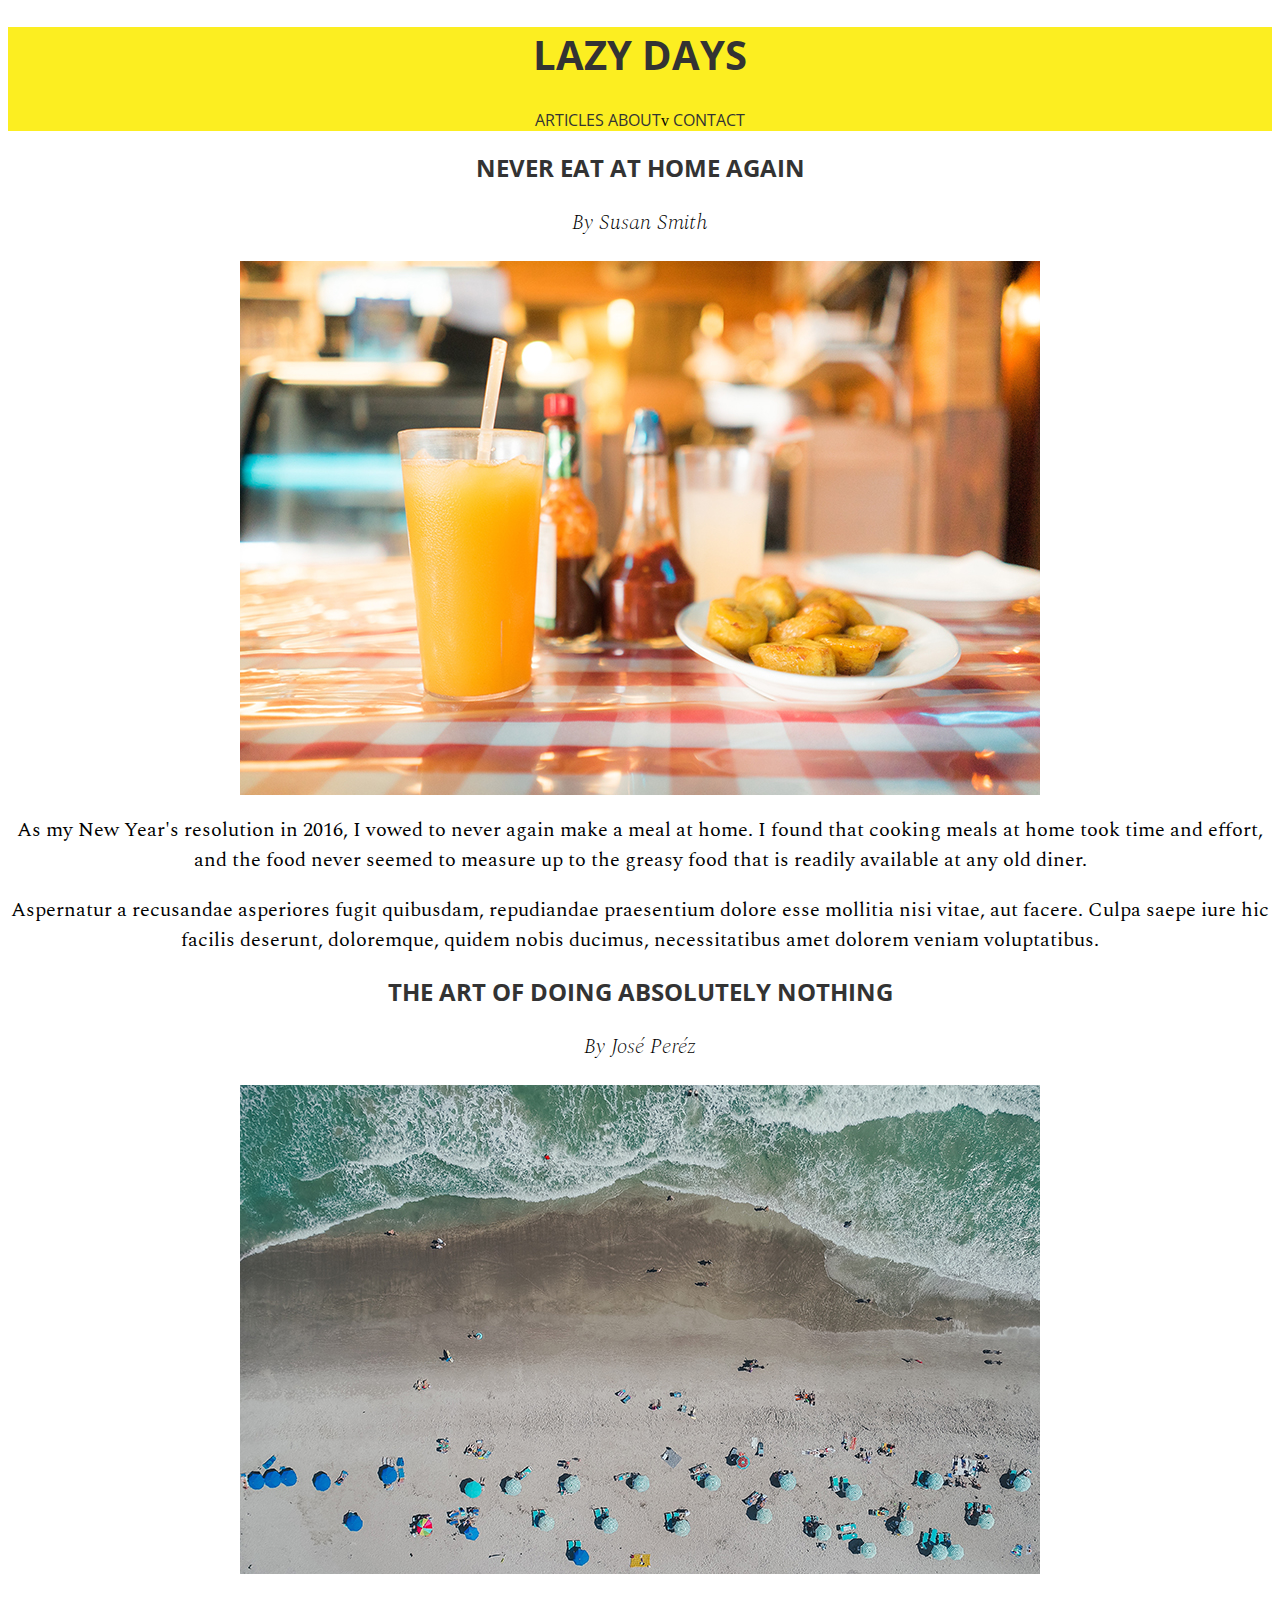
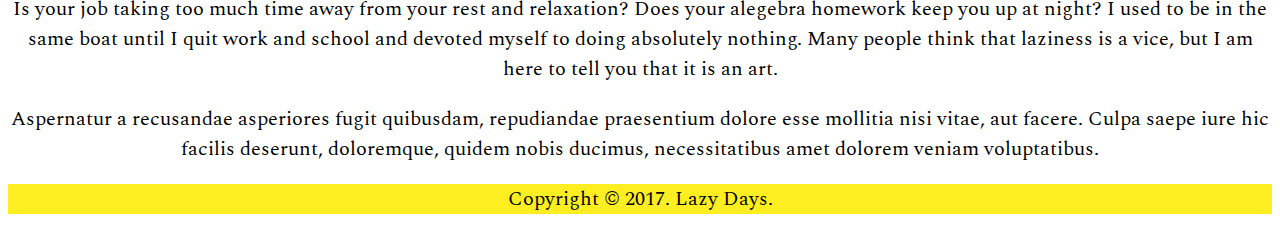
<file: lazy_days/index.html>
<!DOCTYPE html>
<html lang="en">
<head>
  <meta charset="UTF-8">
  <meta name="viewport" content="width=device-width, initial-scale=1.0">
  <meta http-equiv="X-UA-Compatible" content="ie=edge">
  <link rel="stylesheet"href="css/style.css">
  <title>Lazy Days</title>
</head>
<body>

<header>
  <h1>Lazy Days</h1>
  <nav>
    <a href="#">Articles</a>
    <a href="#">About</a>v
    <a href="#">Contact</a>
  </nav>
</header>

	<h2>Never Eat At Home Again</h2>
	<h3>By Susan Smith</h3>


  <img src="images/diner.jpg" alt="picture of a diner">

	<p>As my New Year's resolution in 2016, I vowed to never again make a meal at home. I found that cooking meals at home took time and effort, and the food never seemed to measure up to the greasy food that is readily available at any old diner.</p>
	<p>Aspernatur a recusandae asperiores fugit quibusdam, repudiandae praesentium dolore esse mollitia nisi vitae, aut facere. Culpa saepe iure hic facilis deserunt, doloremque, quidem nobis ducimus, necessitatibus amet dolorem veniam voluptatibus.</p>

	<h2>The Art of Doing Absolutely Nothing</h2>
	<h3>By José Peréz</h3>
  <img src="images/beach.jpg" alt="picture of beach">
	<!-- Add image. The image is beach.jpg in the images folder. -->
	<p>Is your job taking too much time away from your rest and relaxation? Does your alegebra homework keep you up at night? I used to be in the same boat until I quit work and school and devoted myself to doing absolutely nothing. Many people think that laziness is a vice, but I am here to tell you that it is an art.</p>
	<p>Aspernatur a recusandae asperiores fugit quibusdam, repudiandae praesentium dolore esse mollitia nisi vitae, aut facere. Culpa saepe iure hic facilis deserunt, doloremque, quidem nobis ducimus, necessitatibus amet dolorem veniam voluptatibus.</p>

<footer>
  <p>Copyright &copy; 2017. Lazy Days.</p>
</footer>



</body>
</html>
</file>
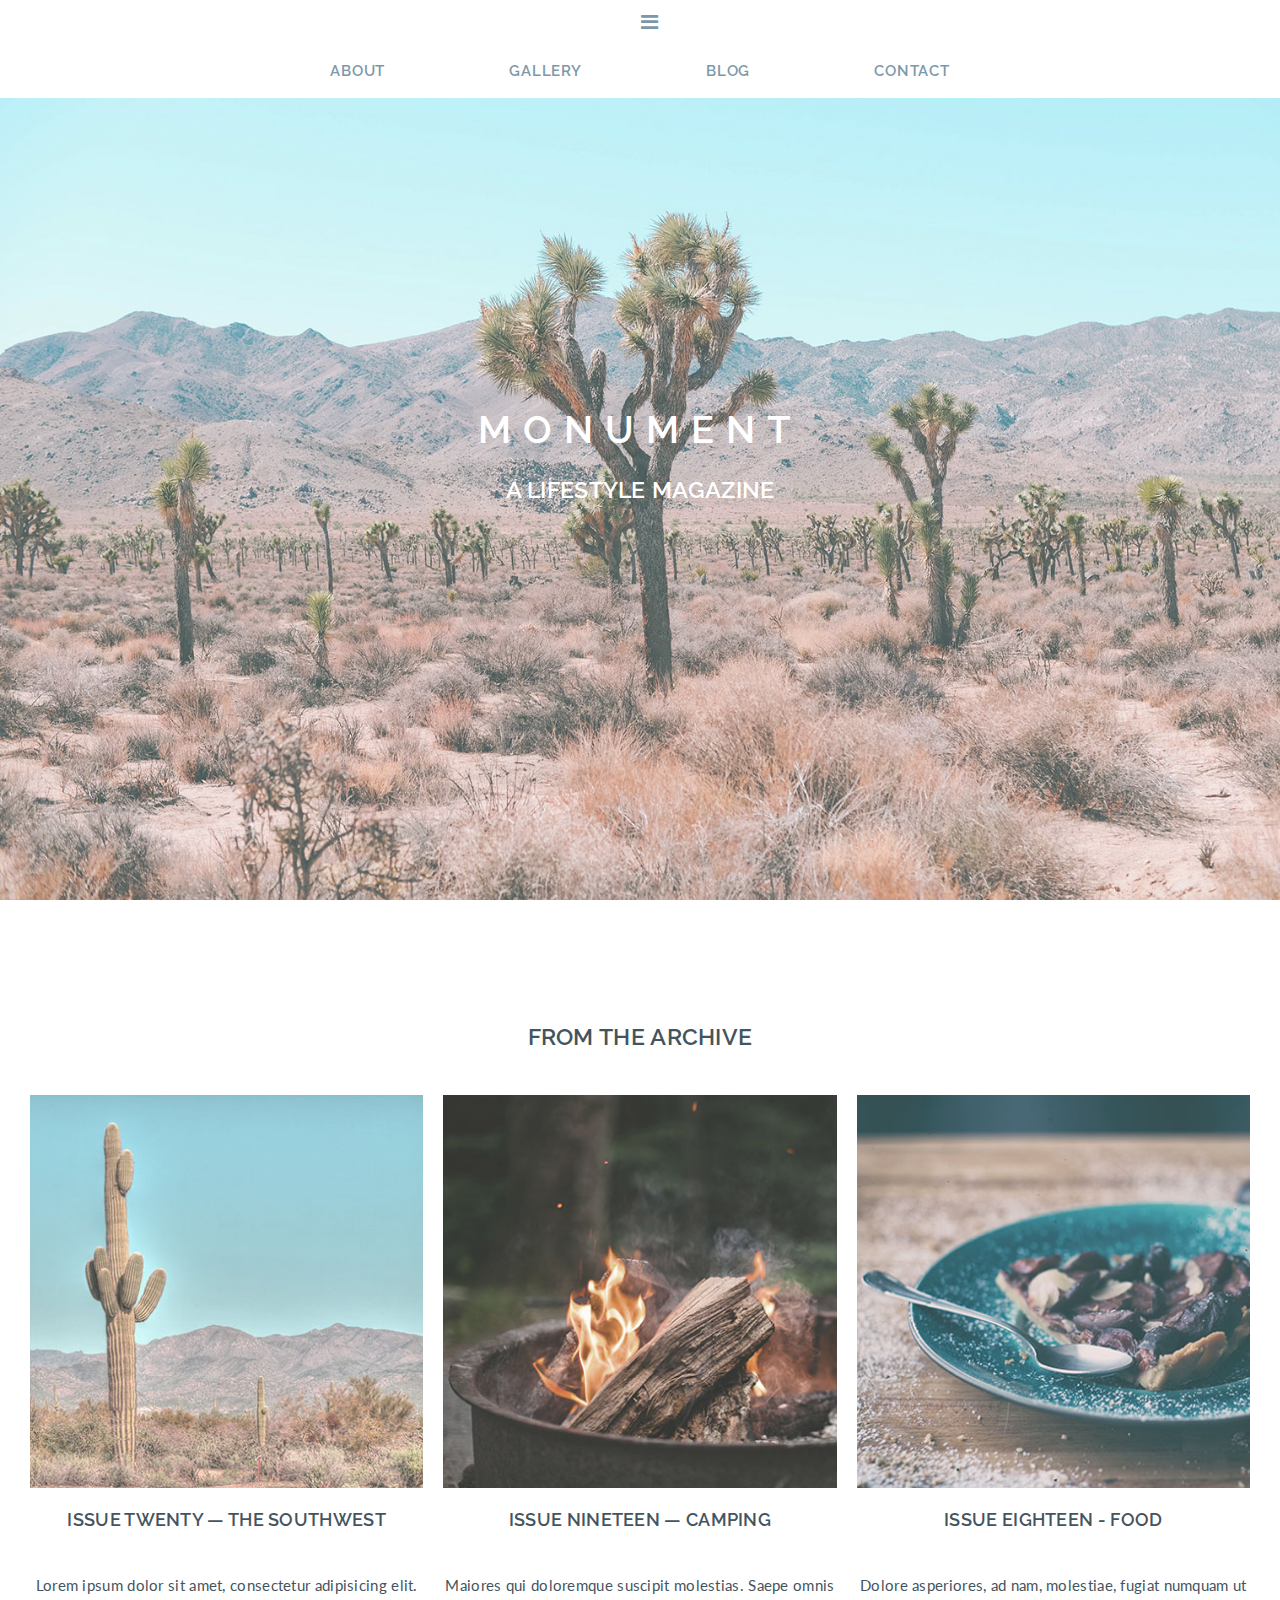
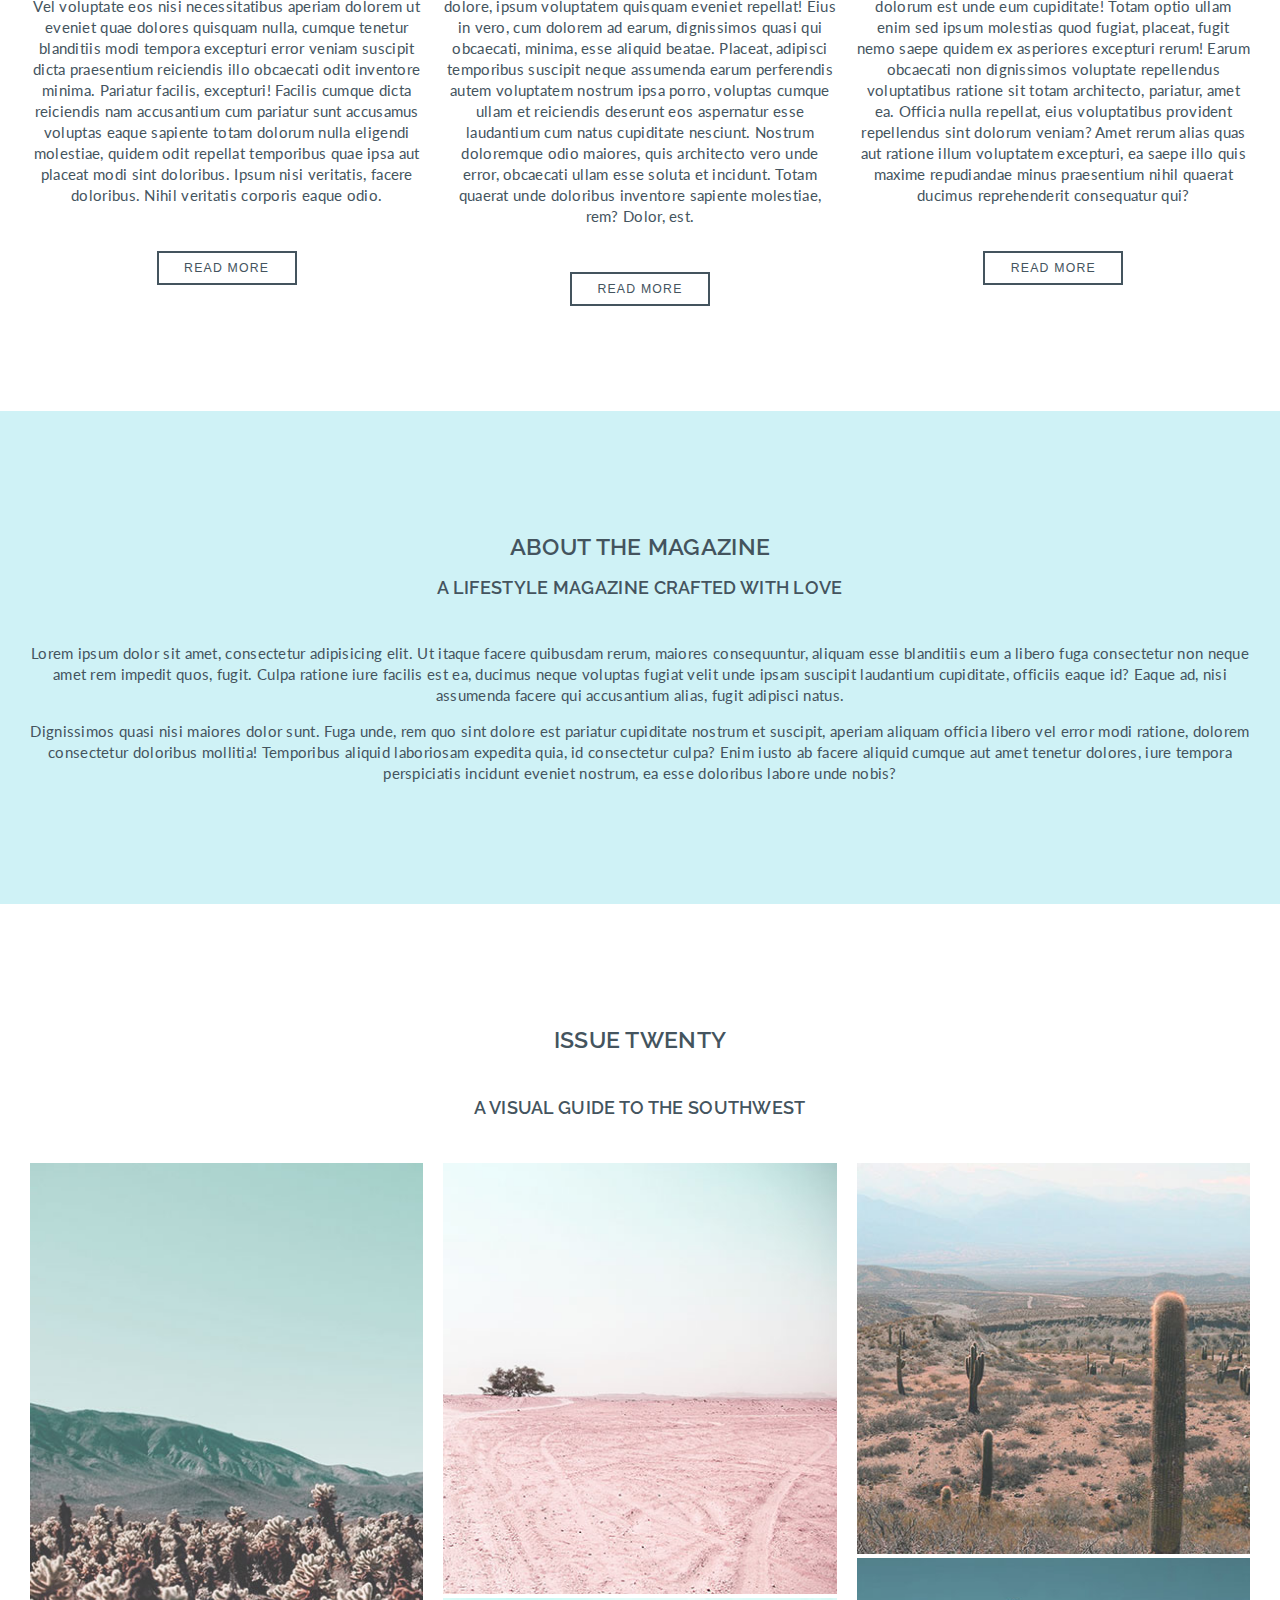
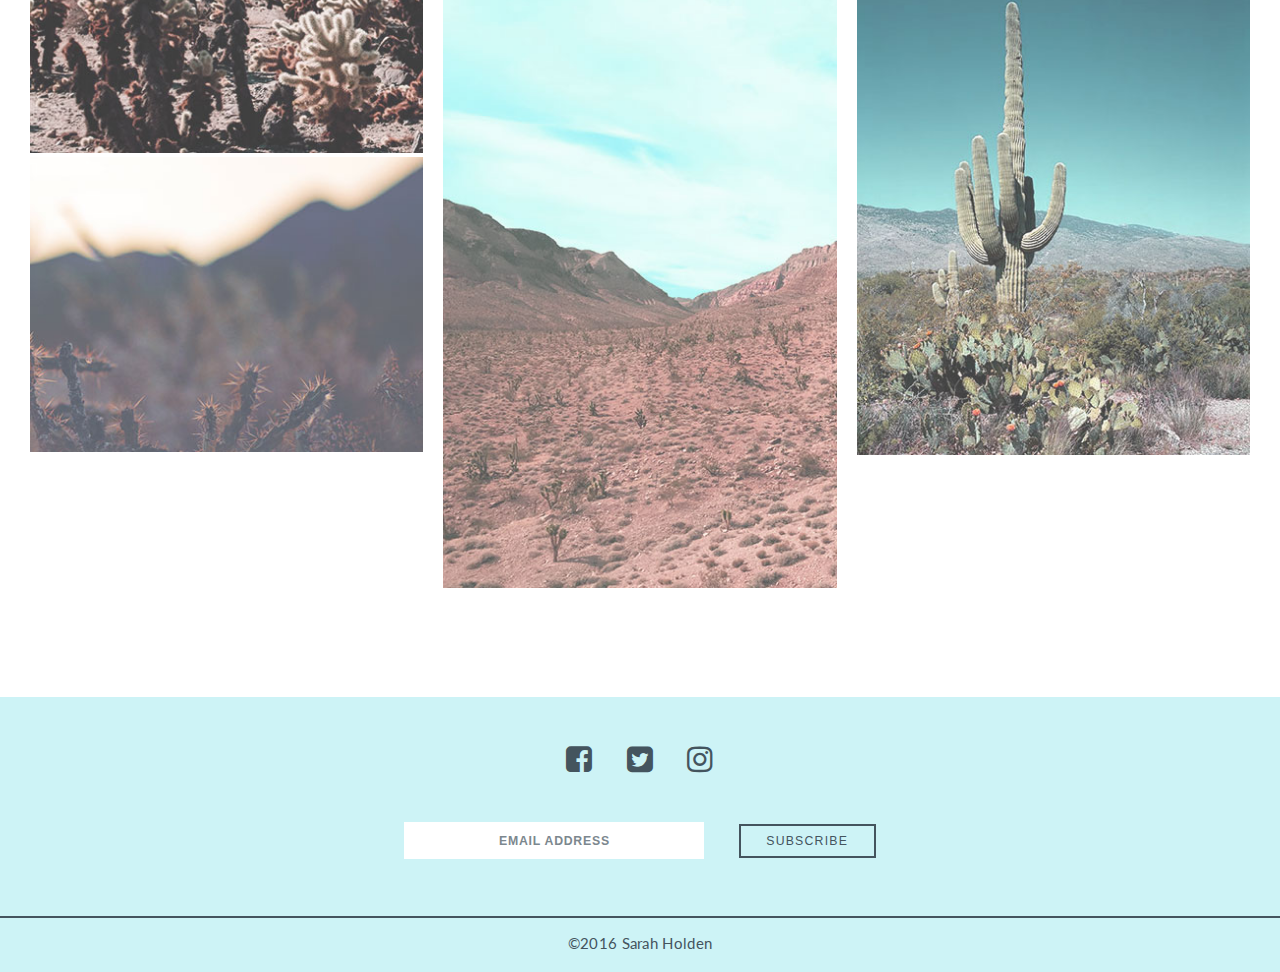
<file: monument_responsive/index.html>
<!DOCTYPE html>
<html lang="en">
<head>
	<meta charset="UTF-8">
	<title>Monument | Home</title>

	<link href="https://fonts.googleapis.com/css?family=Lato:400,400i|Raleway:500,600" rel="stylesheet">
	<link href="https://maxcdn.bootstrapcdn.com/font-awesome/4.7.0/css/font-awesome.min.css" rel="stylesheet" integrity="sha384-wvfXpqpZZVQGK6TAh5PVlGOfQNHSoD2xbE+QkPxCAFlNEevoEH3Sl0sibVcOQVnN" crossorigin="anonymous">
	<link rel="stylesheet" href="css/style.css">

</head>
<body>

	<header>

		<div>
			<h1><a href="">Monument</a></h1>
			<h2>A Lifestyle Magazine</h2>
		</div>
	</header>
	<nav>
		<a class="hamburger" href=""><i class="fa fa-bars"></i></a>
		<ul>
			<li><a href="#about">About</a></li>
			<li><a href="#gallery">Gallery</a></li>
			<li><a href="blog.html">Blog</a></li>
			<li><a href="#contact">Contact</a></li>
		</ul>
	</nav>
	<section>
		<h2>From the Archive</h2>

		<div class="grid-wrapper articles">
			<article class="col-third">
				<img src="images/article_1.jpg" alt="">
				<div>
					<h3>Issue Twenty &mdash; The Southwest</h3>
					<p>Lorem ipsum dolor sit amet, consectetur adipisicing elit. Vel voluptate eos nisi necessitatibus aperiam dolorem ut eveniet quae dolores quisquam nulla, cumque tenetur blanditiis modi tempora excepturi error veniam suscipit dicta praesentium reiciendis illo obcaecati odit inventore minima. Pariatur facilis, excepturi! Facilis cumque dicta reiciendis nam accusantium cum pariatur sunt accusamus voluptas eaque sapiente totam dolorum nulla eligendi molestiae, quidem odit repellat temporibus quae ipsa aut placeat modi sint doloribus. Ipsum nisi veritatis, facere doloribus. Nihil veritatis corporis eaque odio.</p>
					<button>Read More</button>
				</div>
			</article>
			<article>
				<img src="images/article_2.jpg" alt="">
				<div>
					<h3>Issue Nineteen &mdash; Camping</h3>
					<p>Maiores qui doloremque suscipit molestias. Saepe omnis dolore, ipsum voluptatem quisquam eveniet repellat! Eius in vero, cum dolorem ad earum, dignissimos quasi qui obcaecati, minima, esse aliquid beatae. Placeat, adipisci temporibus suscipit neque assumenda earum perferendis autem voluptatem nostrum ipsa porro, voluptas cumque ullam et reiciendis deserunt eos aspernatur esse laudantium cum natus cupiditate nesciunt. Nostrum doloremque odio maiores, quis architecto vero unde error, obcaecati ullam esse soluta et incidunt. Totam quaerat unde doloribus inventore sapiente molestiae, rem? Dolor, est.</p>
					<button>Read More</button>
				</div>
			</article>
			<article>
				<img src="images/article_3.jpg" alt="">
				<h3>Issue Eighteen - Food</h3>
				<p>Dolore asperiores, ad nam, molestiae, fugiat numquam ut dolorum est unde eum cupiditate! Totam optio ullam enim sed ipsum molestias quod fugiat, placeat, fugit nemo saepe quidem ex asperiores excepturi rerum! Earum obcaecati non dignissimos voluptate repellendus voluptatibus ratione sit totam architecto, pariatur, amet ea. Officia nulla repellat, eius voluptatibus provident repellendus sint dolorum veniam? Amet rerum alias quas aut ratione illum voluptatem excepturi, ea saepe illo quis maxime repudiandae minus praesentium nihil quaerat ducimus reprehenderit consequatur qui?</p>
				<button>Read More</button>
			</article>
		</div>
	</section>
	<section id="about" class="callout about">
		<div class="wrap">
			<h2>About The Magazine</h2>
			<h3>A Lifestyle Magazine Crafted with Love</h3>
			<p>Lorem ipsum dolor sit amet, consectetur adipisicing elit. Ut itaque facere quibusdam rerum, maiores consequuntur, aliquam esse blanditiis eum a libero fuga consectetur non neque amet rem impedit quos, fugit. Culpa ratione iure facilis est ea, ducimus neque voluptas fugiat velit unde ipsam suscipit laudantium cupiditate, officiis eaque id? Eaque ad, nisi assumenda facere qui accusantium alias, fugit adipisci natus.</p>
			<p>Dignissimos quasi nisi maiores dolor sunt. Fuga unde, rem quo sint dolore est pariatur cupiditate nostrum et suscipit, aperiam aliquam officia libero vel error modi ratione, dolorem consectetur doloribus mollitia! Temporibus aliquid laboriosam expedita quia, id consectetur culpa? Enim iusto ab facere aliquid cumque aut amet tenetur dolores, iure tempora perspiciatis incidunt eveniet nostrum, ea esse doloribus labore unde nobis?</p>
		</div>
	</section>
	<section id="gallery">
		<div class="wrap">
			<h2>Issue Twenty</h2>
			<h3>A visual guide to the Southwest</h3>
			<div class="grid-wrapper">
				<div>
					<img src="images/gallery_1.jpg" alt="">
					<img src="images/gallery_3.jpg" alt="">
				</div>
				<div>
					<img src="images/gallery_4.jpg" alt="">
					<img src="images/gallery_2.jpg" alt="">
				</div>
				<div>
					<img src="images/gallery_5.jpg" alt="">
					<img src="images/gallery_6.jpg" alt="">
				</div>
			</div>

		</div>
	</section>
	<footer>
		<div class="wrap">
			<div class="social-links">
				<a href=""><i class="fa fa-facebook-square" aria-hidden="true"></i></a>
				<a href=""><i class="fa fa-twitter-square" aria-hidden="true"></i></a>
				<a href=""><i class="fa fa-instagram" aria-hidden="true"></i></a>
			</div>
			<input type="text" placeholder="Email Address">
			<button type="submit">Subscribe</button>
		</div>

		<p class="copyright">&copy;2016 Sarah Holden</p>
	</footer>

</body>
</html>
</file>
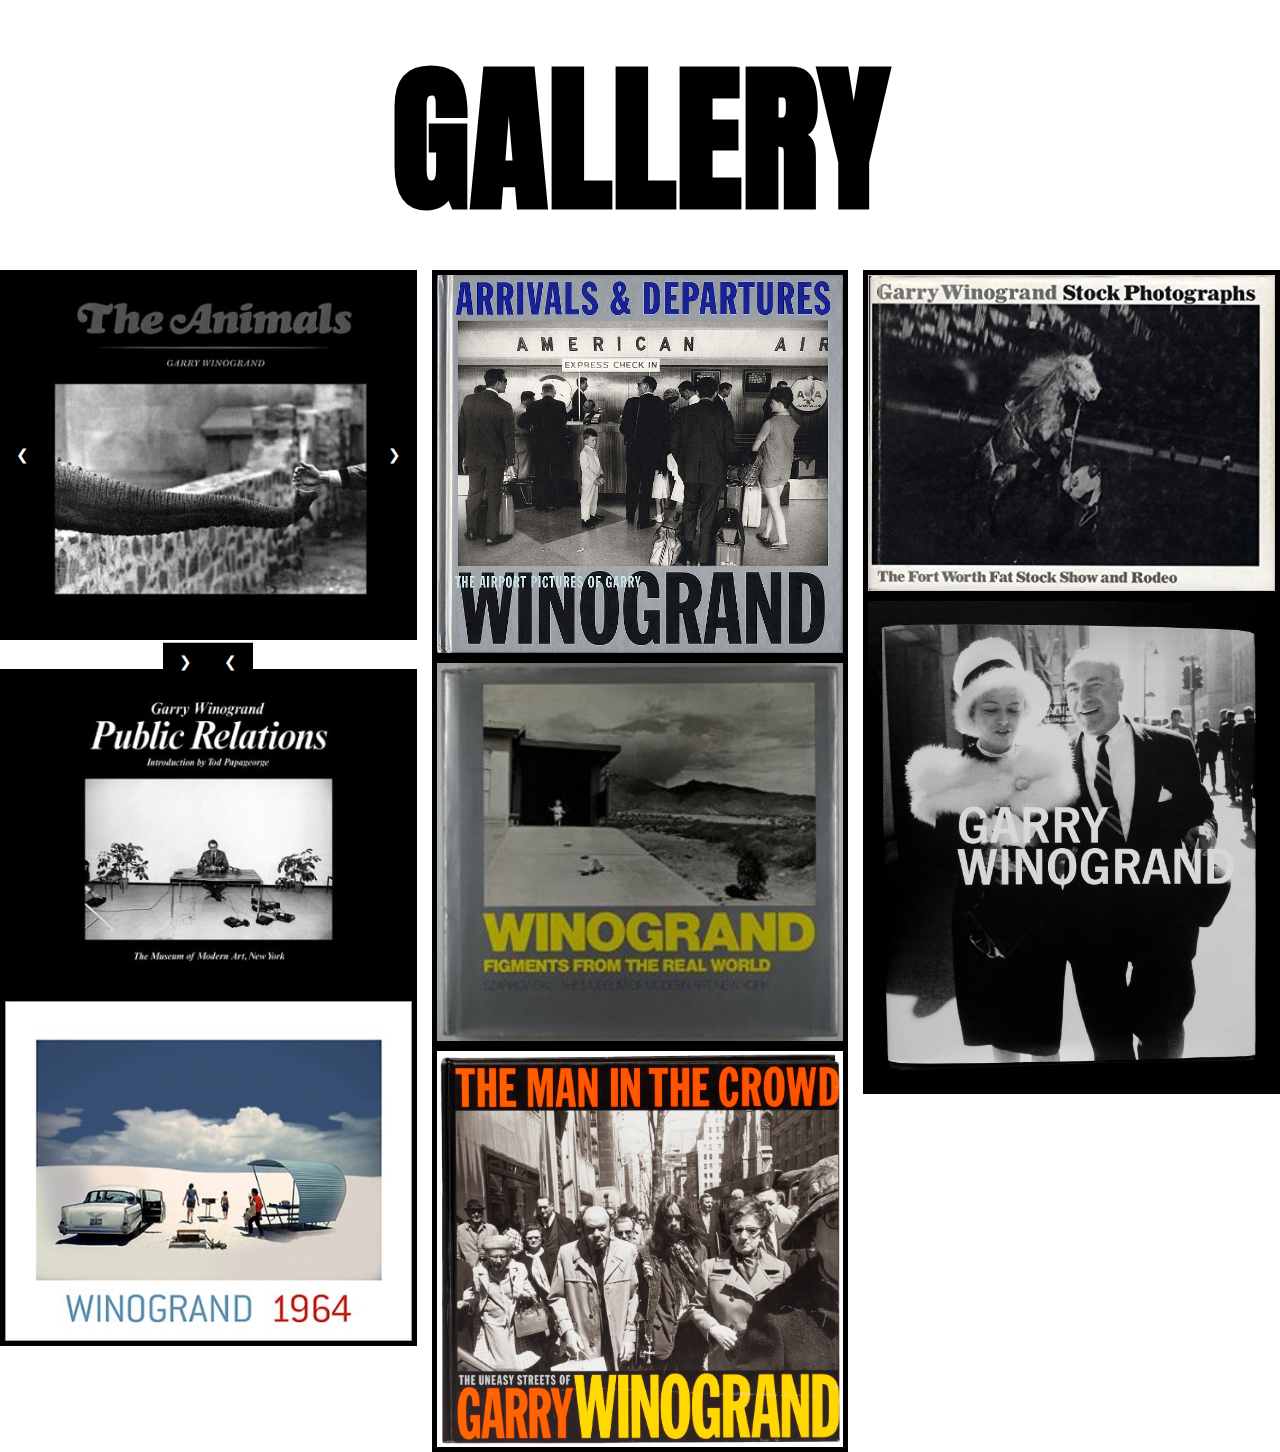
<file: Final Project/gallery.html>
<!DOCTYPE html>
<html lang="en">
<head>
  <link rel="stylesheet" href="https://www.w3schools.com/w3css/4/w3.css">
  <link rel="stylesheet" href="css/main.css">
  <meta charset="UTF-8">
  <meta name="viewport" content="width=device-width, initial-scale=1.0">
  <meta http-equiv="X-UA-Compatible" content="ie=edge">
  <title>GALLERY</title>
</head>
<body>
  <header>
		<h1 class="header">GALLERY</h1>
	</header>
  <div id="container2">
  <section class="gallery-grid2">
			<!--<img src="book1.jpg" alt=""/>-->
      <div class="w3-content w3-display-container">
      <img class="mySlides" src="book1.jpg" style="width:100%">
      <img class="mySlides" src="TA1.jpg" style="width:100%">
      <img class="mySlides" src="TA2.jpg" style="width:100%">
      <img class="mySlides" src="TA3.jpg" style="width:100%">
      <button class="w3-button w3-black w3-display-left" onclick="plusDivs(-1)">&#10094;</button>
      <button class="w3-button w3-black w3-display-right" onclick="plusDivs(1)">&#10095;</button>
      </div>
			<!--<img src="book4.jpg" alt=""/>-->
      <div class="w3-content w3-display-container">
      <img class="mySlides" src="book1.jpg" style="width:100%">
      <img class="mySlides" src="19641.jpg" style="width:100%">
      <img class="mySlides" src="19642.jpg" style="width:100%">
      <img class="mySlides" src="19643.jpg" style="width:100%">
      <button class="w3-button w3-black w3-display-left" onclick="plusDivs(-1)">&#10094;</button>
      <button class="w3-button w3-black w3-display-right" onclick="plusDivs(1)">&#10095;</button>
      </div>
			<img src="book7.jpg" alt=""/>
			<img src="book2.jpg" <alt=""/>
      <img src="book5.jpg" <alt=""/>
      <img src="book8.jpg" <alt=""/>
			<img src="book3.jpg" alt=""/>
			<img src="book6.jpg" alt=""/>
      <img src="book9.jpg" alt=""/>
  </div id="container2">
	</section>
    <script>
    var slideIndex = 1;
    showDivs(slideIndex);

    function plusDivs(n) {
    showDivs(slideIndex += n);
    }

    function showDivs(n) {
    var i;
    var x = document.getElementsByClassName("mySlides");
    if (n > x.length) {slideIndex = 1}
    if (n < 1) {slideIndex = x.length}
    for (i = 0; i < x.length; i++) {
       x[i].style.display = "none";
    }
    x[slideIndex-1].style.display = "block";
    }
    </script>
  </div>
</body>
</html>
</file>
<file: lazy_days/css/style.css>
@import url('https://fonts.googleapis.com/css?family=Open+Sans:400,700,700i|Spectral:400,400i');

header{
  background-color: #FCEE21;
  }

  body {
    text-align: center;
  }

h1 {
  background-color: #FCEE21;
  font-family: "Open Sans";
  text-transform: uppercase;
  text-align: center;
  font-size: 40px;
  color: #333333;
}

h2 {
  font-family: "Open Sans";
  text-transform: uppercase;
  text-align: center;
  font-size: 24px;
  text-align: center;
  color: #333333;
}

h3 {
  font-family: "Spectral";
  font-weight: lighter;
  font-style: italic;
  text-align: center;
  font-size: 22px;
}

p {
  font-family: "Spectral";
  font-size: 20px;
}

a {
  text-decoration: none;
  background-color: #FCEE21;
  font-family: "Open Sans";
  text-transform: uppercase;
  text-align: center;
  font-size: 16px;
  color: #333333;
}

img {
  display: block;
  margin: 0 auto;
}

footer {
  background-color: #FCEE21;
}
</file>
<file: monument_responsive/css/style.css>
/* ----------------------------------------
Base Styles
------------------------------------------- */
* {
	box-sizing: border-box;
}

html {
	font-size: 15px;
}

body {
	font-family: 'Raleway', sans-serif;
	-webkit-font-smoothing: antialiased;
	margin: 0;
	text-transform: uppercase;
	letter-spacing: .02em;
	text-align: center;
	color: #44545E;
}

/* Responsive images */
img {
	max-width: 100%;
}

/* ----------------------------------------
Typography
------------------------------------------- */
p {
	font-family: 'Lato', sans-serif;
	text-transform: none;
	line-height: 1.4;
}

h1, h2, h3, h4 {
	font-weight: 600;
}

h1 {
	font-size: 37.5px;
	letter-spacing: 12px;
}

h2 {
	margin-bottom: 45px;
}

h3 {
	margin-bottom: 45px;
}

a {
	text-decoration: none;
	color: #7B98AA;
	font-weight: 600;
	transition: all .3s ease-in-out;
}

a:hover {
	color: #44545E;
}

/* ----------------------------------------
Layout
------------------------------------------- */
section {
	padding: 105px 30px;
}

.wrap {
	/*Hint: Add a max-width so anything inside a container with the class .wrap won't stretch too wide*/

	/*Hint #2: Use margin: 0 auto; to center anything with the class .wrap*/
}

.grid-wrapper {
	display: grid;
	grid-template-columns: repeat(3, 1fr);
	grid-gap: 20px;
}

.callout {
	background-color: #CFF2F6;
}

/* ----------------------------------------
Header
------------------------------------------- */
header {
	padding-top: 30px;
	background-repeat: no-repeat;
	background-size: cover;
	background-image: url('../images/home_header_bg.jpg');
	background-attachment: fixed;
	height: 100vh;
	display: flex;
  align-items: center;
  justify-content: center;
}

nav {
	position: fixed;
	top: 0;
	left: 0;
	right: 0;
	background-color: white;
	z-index: 100;
}

ul a {
	text-transform: none;
}

ul {
	padding: 0;
	list-style: none;
}

nav li {
	display: inline-block;
	padding: 3px 60px;
}

nav a {
	font-weight: 600;
	letter-spacing: 0.75px;

	display: inline-block;
	border-bottom: none;
	text-transform: uppercase;
}

.hamburger {

	font-size: 20px;
	margin: 10px 0;
	padding-left: 20px;
}

h1 a,
h1 a:hover,
header h2 {
	color: #fff;
}


/* ----------------------------------------
Buttons
------------------------------------------- */
button {
	cursor: pointer;
	outline: 0;
	border: 2px solid #44545E;
	color: #44545E;
	padding: 8px 25.5px;
	background-color: transparent;
	font-weight: 500;
	text-transform: uppercase;
	font-size: 12.299px;
	letter-spacing: 1.2px;
	transition: all .3s ease-in-out;
}

button:hover {
	background-color: #44545E;
	color: white;
	font-weight: 600;
}

.articles button {
	margin-top: 30px;
}

/* ----------------------------------------
About
------------------------------------------- */

.about h2 {
	margin-bottom: 0;
}

/* ----------------------------------------
Footer
------------------------------------------- */
footer {
	background-color: #CDF3F6;
	overflow: auto;
}

footer input {
	padding: 11px 10px;
	width: 300px;
	margin-right: 30px;
	border: 0;
	text-align: center;
}

footer .wrap {
	padding: 30px 15px;
}

.social-links a {
	font-size: 30px;
	padding: 15px;
	margin-bottom: 30px;
	display: inline-block;
	color: #44545E;
}

.copyright {
	border-top: 2px solid #44545E;
	padding: 15px 0 3px;

}

input {
	border: 2px solid #44545E;
	margin-bottom: 12px;
	padding: 10px 10px;
	outline: 0;
}

::-webkit-input-placeholder {
   color: #7C878E;
   text-transform: uppercase;
   letter-spacing: 0.75px;
   font-size: 12.299px;
   font-weight: 600;
}

:-moz-placeholder { /* Firefox 18- */
   color: #7C878E;
   text-transform: uppercase;
   letter-spacing: 0.75px;
   font-size: 12.299px;
   font-weight: 600;
}

::-moz-placeholder {  /* Firefox 19+ */
   color: #7C878E;
   text-transform: uppercase;
   letter-spacing: 0.75px;
   font-size: 12.299px;
   font-weight: 600;
}

:-ms-input-placeholder {
   color: #7C878E;
   text-transform: uppercase;
   letter-spacing: 0.75px;
   font-size: 12.299px;
   font-weight: 600;
}



/* ----------------------------------------
Place your media queries below this comment!
------------------------------------------- */
</file>
<file: Final Project/css/main.css>
@import url('https://fonts.googleapis.com/css?family=Anton');
  box-sizing: border-box;
}
body {
  background-color: #ffffff;
}
title {
  font-family: "Anton";
  font-size: 80px;
  color: #000000;
  letter-spacing: 20;
  font-weight: 600;
  text-align: center;
}
header {
  font-size: 80px;
  color: #ffffff;
  font-weight: 600;
  text-align: center;
}
header h1 {
  font-size: 160px;
  font-family: "Anton" !important;
  margin-top: 20px;
  margin-bottom: 10px;
  color: #000000;
  text-align: center;
  font-weight: bold;
}
img {
  max-width: 100%;
}
nav {
  font-family: "Anton";
  font-size: 50px;
  color: #000000;
  word-spacing: 100px;
  font-weight: 600;
  text-align: center;
  padding-bottom: 10px;
  padding: 0px 20px 0px 20px;
}
nav a {
  font-family: "Anton";
  font-size: 30px;
  color: #000000;
  word-spacing: 100px;
  font-weight: 600;
  text-align: center;
  text-decoration: underline;
  display: inline-block;
  letter-spacing: 2px;
}
nav a:hover {
    transform: scale(1.3, 1.3);
}
.gallery-grid {
  display: grid;
	grid-template-columns: 3fr 5.1fr 3fr;
	grid-column-gap: 20px;
	grid-row-gap: 40px;
	padding: 20px 20px 20px 20px*/
}
section.gallery-grid2{
  margin: 0 auto;
  text-align: center;
}
.gallery-grid2 div {
  display: inline-block;
}
.gallery-grid2 img {
  width: 100%;
}
#container {
  max-width: 1000px;
  margin: 0 auto;
}
img {
  border: 5px solid #000000;
}
footer {
  text-align: center;
}
footer a {
  font-family: "Anton";
  font-size: 30px;
  color: #000000;
  word-spacing: 100px;
  font-weight: 600;
  text-align: center;
  text-decoration: underline;
  display: inline-block;
  padding: 20px 50px 20px 50px;
  letter-spacing: 2px;
}
footer a:hover {
    transform: scale(1.3, 1.3);
}

/*GALLERY PAGE ---------------------------------*/

.lightbox {
  /*Position* it so that it stays in place on scroll*/
  /*give it a semi transparent bg color using rgba*/
  /*have it touch the left, top, right, bottom*/
  top: 0;
}

.gallery-grid2 {
  /*display: grid;
  grid-template-columns: 2fr 2fr 2fr;
  grid-column-gap: 20px;
  grid-row-gap: 10px;
  padding: 20px 20px 20px 20px;*/
  }
section.gallery-grid2{
  margin: 0 auto;
  -webkit-column-count: 3;
  -moz-column-count: 3;
  column-count: 3;
}
#container2 {
  max-height: 10px;
  margin: 0 auto;
}
.mySlides {
  position: relative;
}
</file>
